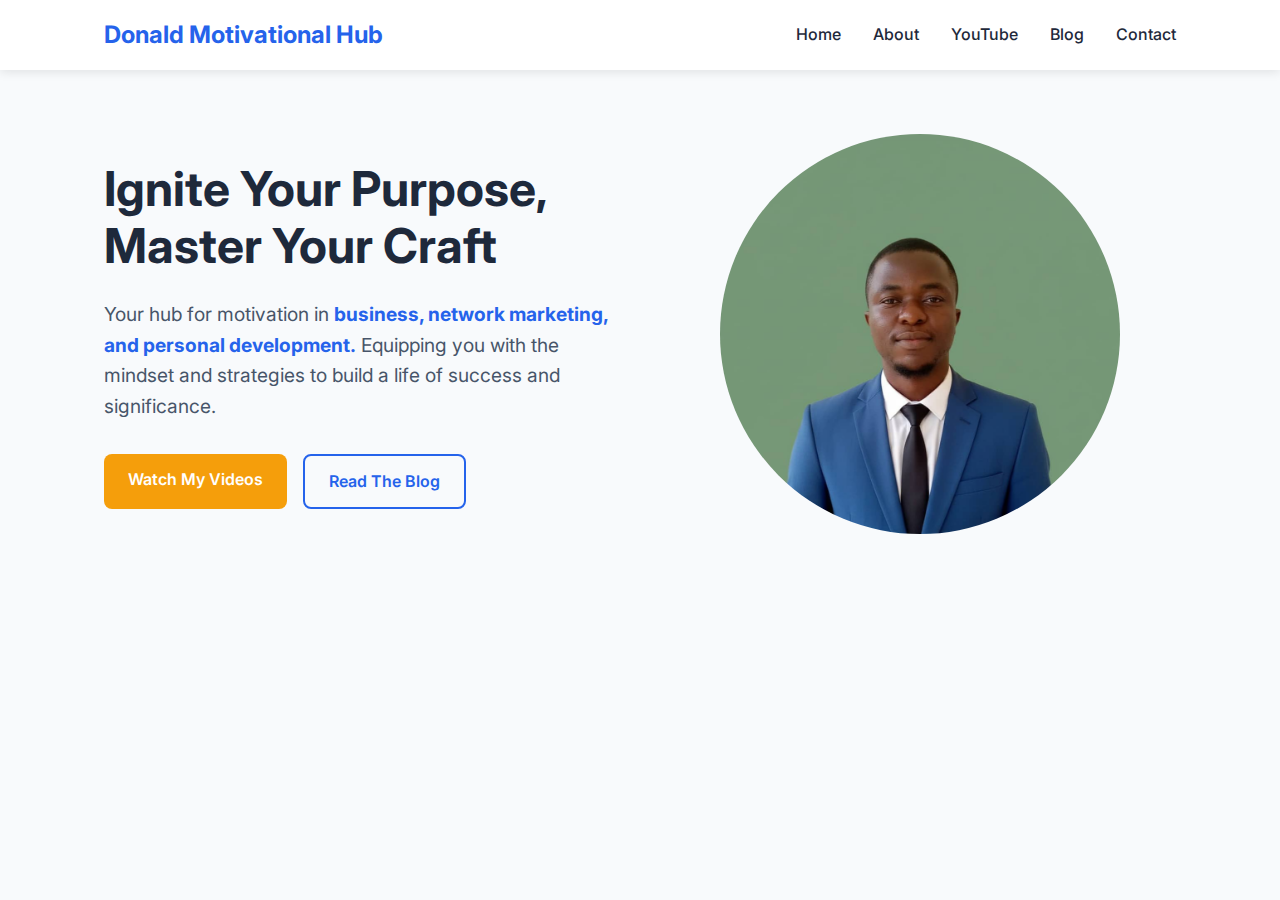
<file: index.html>
<!DOCTYPE html>
<html lang="en">
<head>
    <meta charset="UTF-8">
    <meta name="viewport" content="width=device-width, initial-scale=1.0">
    <title>Donald Motivational Hub</title>
    <!-- Link to Google Fonts -->
    <link rel="preconnect" href="https://fonts.googleapis.com">
    <link rel="preconnect" href="https://fonts.gstatic.com" crossorigin>
    <link href="https://fonts.googleapis.com/css2?family=Inter:wght@300;400;500;600;700&display=swap" rel="stylesheet">
    <!-- Link to our main CSS file -->
    <link rel="stylesheet" href="styles/style.css">
</head>
<body>
    <!-- Navigation Header -->
    <header>
        <nav class="navbar">
            <div class="nav-brand">
                <a href="index.html">Donald Motivational Hub</a>
            </div>
            <ul class="nav-menu">
                <li><a href="index.html" class="nav-link">Home</a></li>
                <li><a href="about.html" class="nav-link">About</a></li>
                <li><a href="youtube.html" class="nav-link">YouTube</a></li>
                <li><a href="blog.html" class="nav-link">Blog</a></li>
                <li><a href="contact.html" class="nav-link">Contact</a></li>
            </ul>
            <div class="hamburger">
                <span class="bar"></span>
                <span class="bar"></span>
                <span class="bar"></span>
            </div>
        </nav>
    </header>

    <main>
        <!-- Hero Section -->
        <section class="hero">
            <div class="hero-content">
                <h1>Ignite Your Purpose, Master Your Craft</h1>
                <p>Your hub for motivation in <strong>business, network marketing, and personal development.</strong> Equipping you with the mindset and strategies to build a life of success and significance.</p>
                <div class="hero-buttons">
                    <a href="youtube.html" class="btn btn-primary">Watch My Videos</a>
                    <a href="blog.html" class="btn btn-secondary">Read The Blog</a>
                </div>
            </div>
            <div class="hero-image">
                <img src="images/donald-professional.jpeg" alt="Nkume Donaldson Ebong - Professional Photo" class="profile-photo">
            </div>
        </section>
    </main>

    <!-- Link to our main JavaScript file -->
    <script src="scripts/script.js"></script>
</body>
</html>
</file>
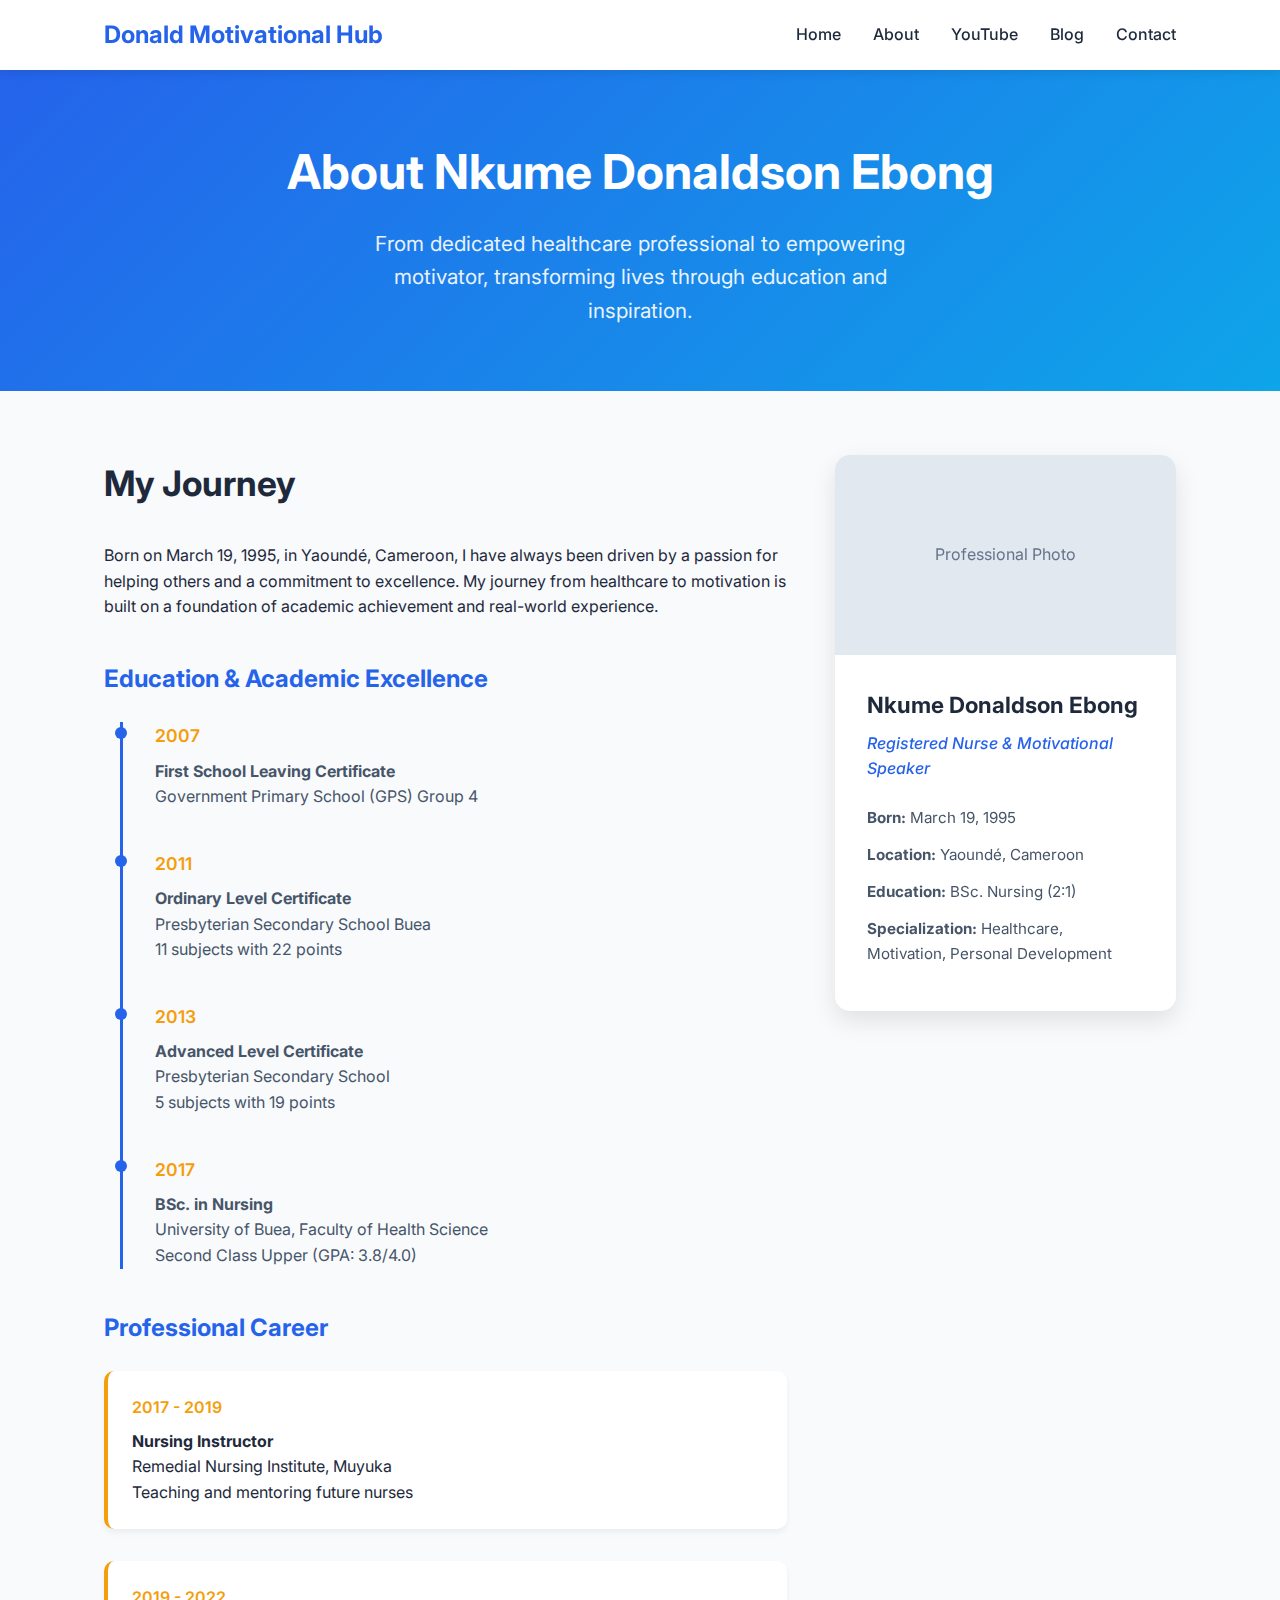
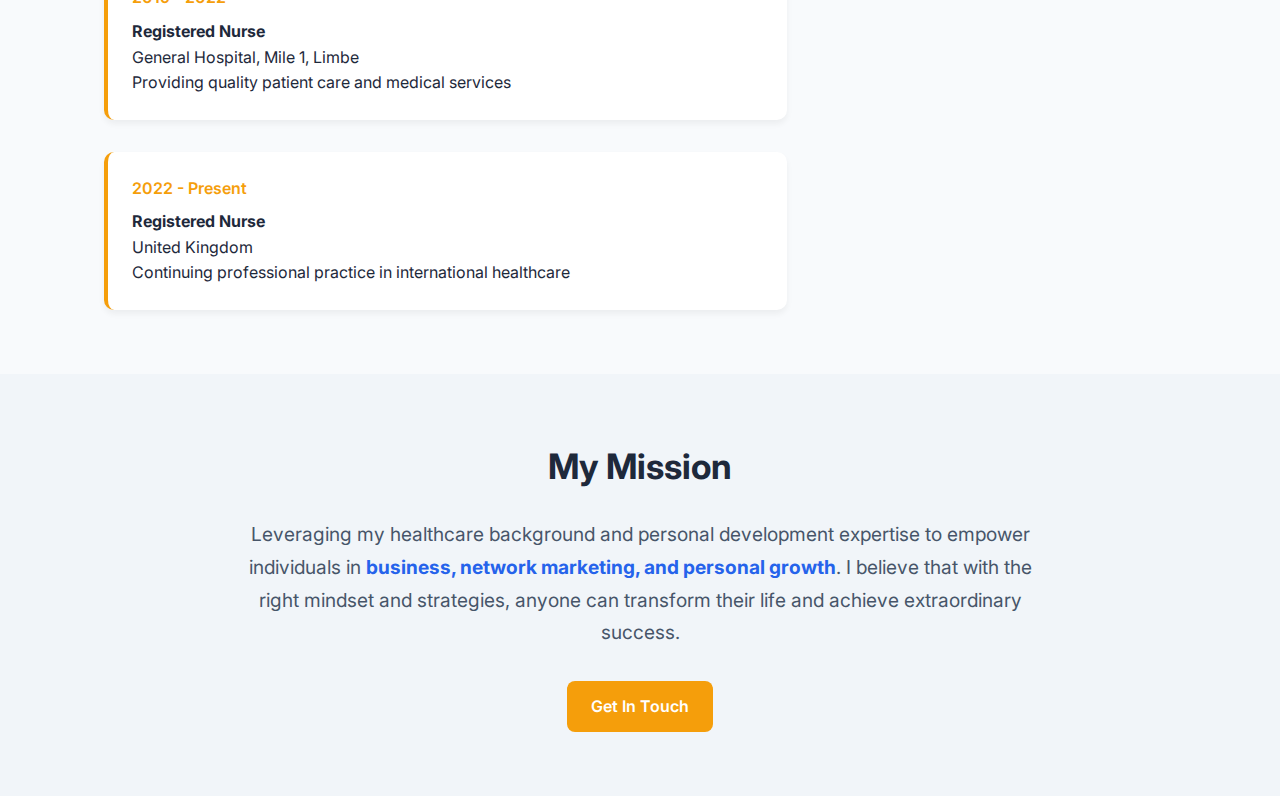
<file: about.html>
<!DOCTYPE html>
<html lang="en">
<head>
    <meta charset="UTF-8">
    <meta name="viewport" content="width=device-width, initial-scale=1.0, maximum-scale=1.0, user-scalable=no">
    <title>About - Donald Motivational Hub</title>
    <!-- Link to Google Fonts -->
    <link rel="preconnect" href="https://fonts.googleapis.com">
    <link rel="preconnect" href="https://fonts.gstatic.com" crossorigin>
    <link href="https://fonts.googleapis.com/css2?family=Inter:wght@300;400;500;600;700&display=swap" rel="stylesheet">
    <!-- Link to our main CSS file -->
    <link rel="stylesheet" href="styles/style.css">
</head>
<body>
    <!-- Navigation Header -->
    <header>
        <nav class="navbar">
            <div class="nav-brand">
                <a href="index.html">Donald Motivational Hub</a>
            </div>
            <ul class="nav-menu">
                <li><a href="index.html" class="nav-link">Home</a></li>
                <li><a href="about.html" class="nav-link">About</a></li>
                <li><a href="youtube.html" class="nav-link">YouTube</a></li>
                <li><a href="blog.html" class="nav-link">Blog</a></li>
                <li><a href="contact.html" class="nav-link">Contact</a></li>
            </ul>
            <div class="hamburger">
                <span class="bar"></span>
                <span class="bar"></span>
                <span class="bar"></span>
            </div>
        </nav>
    </header>

    <main>
        <!-- About Hero Section -->
        <section class="about-hero">
            <div class="container">
                <h1>About Nkume Donaldson Ebong</h1>
                <p>From dedicated healthcare professional to empowering motivator, transforming lives through education and inspiration.</p>
            </div>
        </section>

        <!-- Biography Section -->
        <section class="bio-section">
            <div class="container">
                <div class="bio-grid">
                    <div class="bio-content">
                        <h2>My Journey</h2>
                        <p>Born on March 19, 1995, in Yaoundé, Cameroon, I have always been driven by a passion for helping others and a commitment to excellence. My journey from healthcare to motivation is built on a foundation of academic achievement and real-world experience.</p>
                        
                        <div class="education">
                            <h3>Education & Academic Excellence</h3>
                            <div class="timeline">
                                <div class="timeline-item">
                                    <h4>2007</h4>
                                    <p><strong>First School Leaving Certificate</strong><br>Government Primary School (GPS) Group 4</p>
                                </div>
                                <div class="timeline-item">
                                    <h4>2011</h4>
                                    <p><strong>Ordinary Level Certificate</strong><br>Presbyterian Secondary School Buea<br>11 subjects with 22 points</p>
                                </div>
                                <div class="timeline-item">
                                    <h4>2013</h4>
                                    <p><strong>Advanced Level Certificate</strong><br>Presbyterian Secondary School<br>5 subjects with 19 points</p>
                                </div>
                                <div class="timeline-item">
                                    <h4>2017</h4>
                                    <p><strong>BSc. in Nursing</strong><br>University of Buea, Faculty of Health Science<br>Second Class Upper (GPA: 3.8/4.0)</p>
                                </div>
                            </div>
                        </div>

                        <div class="career">
                            <h3>Professional Career</h3>
                            <div class="career-grid">
                                <div class="career-item">
                                    <h4>2017 - 2019</h4>
                                    <p><strong>Nursing Instructor</strong><br>Remedial Nursing Institute, Muyuka<br>Teaching and mentoring future nurses</p>
                                </div>
                                <div class="career-item">
                                    <h4>2019 - 2022</h4>
                                    <p><strong>Registered Nurse</strong><br>General Hospital, Mile 1, Limbe<br>Providing quality patient care and medical services</p>
                                </div>
                                <div class="career-item">
                                    <h4>2022 - Present</h4>
                                    <p><strong>Registered Nurse</strong><br>United Kingdom<br>Continuing professional practice in international healthcare</p>
                                </div>
                            </div>
                        </div>
                    </div>
                    
                    <div class="bio-sidebar">
                        <div class="profile-card">
                            <div class="profile-image">
                                <div class="image-placeholder">Professional Photo</div>
                            </div>
                            <div class="profile-info">
                                <h3>Nkume Donaldson Ebong</h3>
                                <p class="title">Registered Nurse & Motivational Speaker</p>
                                <div class="profile-details">
                                    <p><strong>Born:</strong> March 19, 1995</p>
                                    <p><strong>Location:</strong> Yaoundé, Cameroon</p>
                                    <p><strong>Education:</strong> BSc. Nursing (2:1)</p>
                                    <p><strong>Specialization:</strong> Healthcare, Motivation, Personal Development</p>
                                </div>
                            </div>
                        </div>
                    </div>
                </div>
            </div>
        </section>

        <!-- Mission Statement -->
        <section class="mission-section">
            <div class="container">
                <h2>My Mission</h2>
                <p>Leveraging my healthcare background and personal development expertise to empower individuals in <strong>business, network marketing, and personal growth</strong>. I believe that with the right mindset and strategies, anyone can transform their life and achieve extraordinary success.</p>
                <a href="contact.html" class="btn btn-primary">Get In Touch</a>
            </div>
        </section>
    </main>

    <!-- Link to our main JavaScript file -->
    <script src="scripts/script.js"></script>
</body>
</html>
</file>
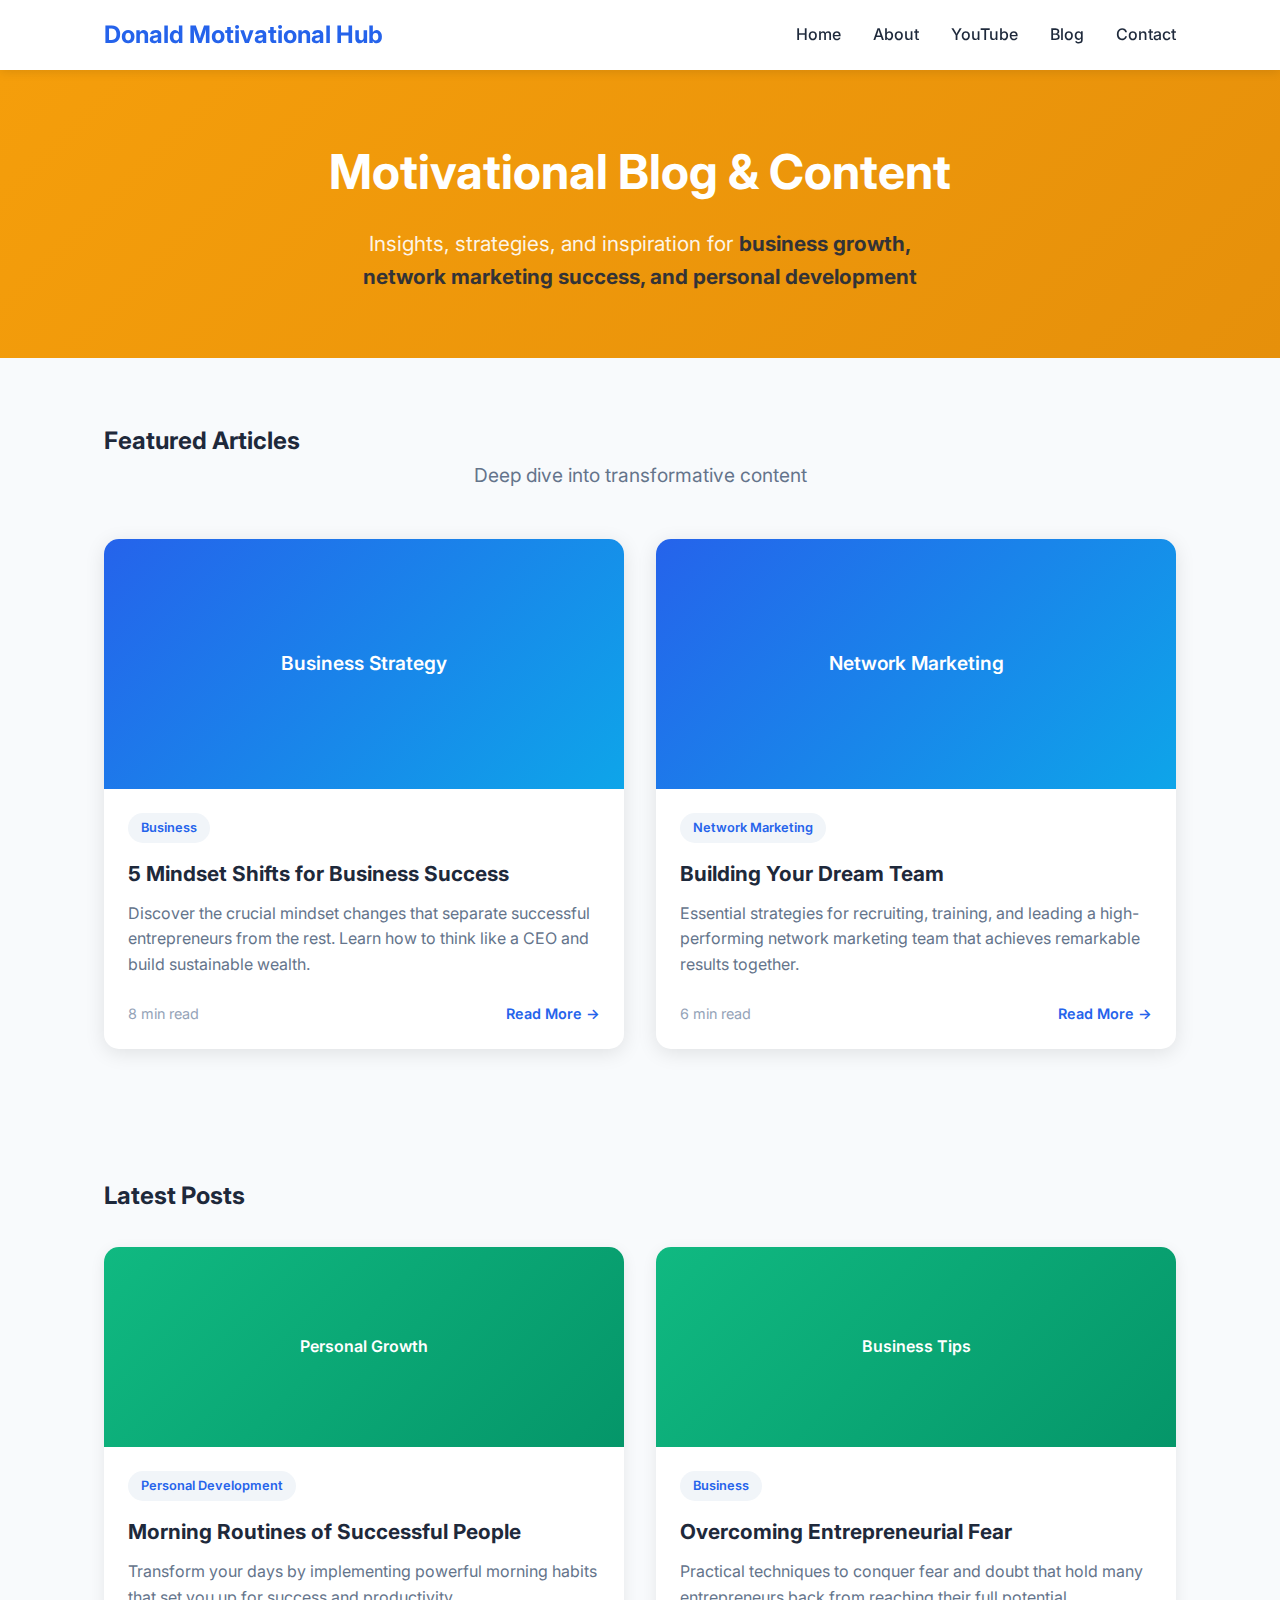
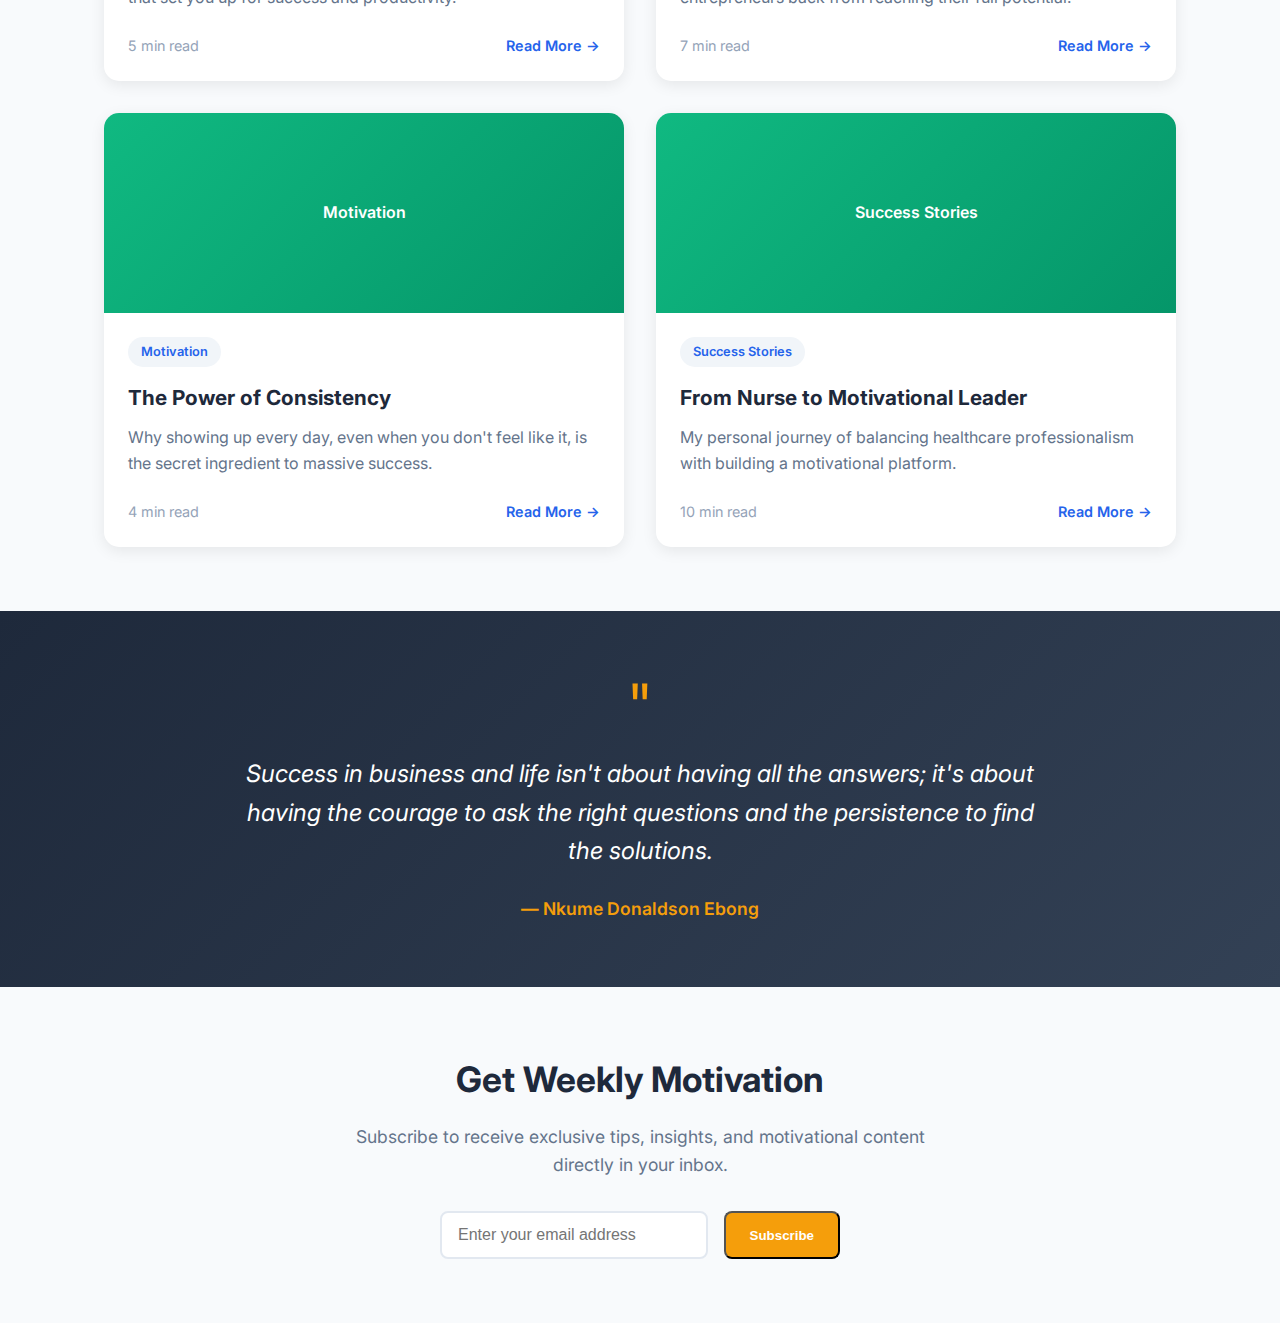
<file: blog.html>
<!DOCTYPE html>
<html lang="en">
<head>
    <meta charset="UTF-8">
    <meta name="viewport" content="width=device-width, initial-scale=1.0">
    <title>Blog & Motivation - Donald Motivational Hub</title>
    <!-- Link to Google Fonts -->
    <link rel="preconnect" href="https://fonts.googleapis.com">
    <link rel="preconnect" href="https://fonts.gstatic.com" crossorigin>
    <link href="https://fonts.googleapis.com/css2?family=Inter:wght@300;400;500;600;700&display=swap" rel="stylesheet">
    <!-- Link to our main CSS file -->
    <link rel="stylesheet" href="styles/style.css">
</head>
<body>
    <!-- Navigation Header -->
    <header>
        <nav class="navbar">
            <div class="nav-brand">
                <a href="index.html">Donald Motivational Hub</a>
            </div>
            <ul class="nav-menu">
                <li><a href="index.html" class="nav-link">Home</a></li>
                <li><a href="about.html" class="nav-link">About</a></li>
                <li><a href="youtube.html" class="nav-link">YouTube</a></li>
                <li><a href="blog.html" class="nav-link">Blog</a></li>
                <li><a href="contact.html" class="nav-link">Contact</a></li>
            </ul>
            <div class="hamburger">
                <span class="bar"></span>
                <span class="bar"></span>
                <span class="bar"></span>
            </div>
        </nav>
    </header>

    <main>
        <!-- Blog Hero Section -->
        <section class="blog-hero">
            <div class="container">
                <h1>Motivational Blog & Content</h1>
                <p>Insights, strategies, and inspiration for <strong>business growth, network marketing success, and personal development</strong></p>
            </div>
        </section>

        <!-- Featured Posts Section -->
        <section class="featured-posts">
            <div class="container">
                <h2>Featured Articles</h2>
                <p class="section-subtitle">Deep dive into transformative content</p>
                
                <div class="featured-grid">
                    <!-- Featured Post 1 -->
                    <article class="featured-post-card">
                        <div class="post-image">
                            <div class="image-placeholder">Business Strategy</div>
                        </div>
                        <div class="post-content">
                            <span class="post-category">Business</span>
                            <h3>5 Mindset Shifts for Business Success</h3>
                            <p class="post-excerpt">Discover the crucial mindset changes that separate successful entrepreneurs from the rest. Learn how to think like a CEO and build sustainable wealth.</p>
                            <div class="post-meta">
                                <span class="read-time">8 min read</span>
                                <a href="#" class="read-more">Read More →</a>
                            </div>
                        </div>
                    </article>

                    <!-- Featured Post 2 -->
                    <article class="featured-post-card">
                        <div class="post-image">
                            <div class="image-placeholder">Network Marketing</div>
                        </div>
                        <div class="post-content">
                            <span class="post-category">Network Marketing</span>
                            <h3>Building Your Dream Team</h3>
                            <p class="post-excerpt">Essential strategies for recruiting, training, and leading a high-performing network marketing team that achieves remarkable results together.</p>
                            <div class="post-meta">
                                <span class="read-time">6 min read</span>
                                <a href="#" class="read-more">Read More →</a>
                            </div>
                        </div>
                    </article>
                </div>
            </div>
        </section>

        <!-- Regular Posts Section -->
        <section class="regular-posts">
            <div class="container">
                <h2>Latest Posts</h2>
                <div class="posts-grid">
                    <!-- Post 1 -->
                    <article class="post-card">
                        <div class="post-image">
                            <div class="image-placeholder">Personal Growth</div>
                        </div>
                        <div class="post-content">
                            <span class="post-category">Personal Development</span>
                            <h3>Morning Routines of Successful People</h3>
                            <p class="post-excerpt">Transform your days by implementing powerful morning habits that set you up for success and productivity.</p>
                            <div class="post-meta">
                                <span class="read-time">5 min read</span>
                                <a href="#" class="read-more">Read More →</a>
                            </div>
                        </div>
                    </article>

                    <!-- Post 2 -->
                    <article class="post-card">
                        <div class="post-image">
                            <div class="image-placeholder">Business Tips</div>
                        </div>
                        <div class="post-content">
                            <span class="post-category">Business</span>
                            <h3>Overcoming Entrepreneurial Fear</h3>
                            <p class="post-excerpt">Practical techniques to conquer fear and doubt that hold many entrepreneurs back from reaching their full potential.</p>
                            <div class="post-meta">
                                <span class="read-time">7 min read</span>
                                <a href="#" class="read-more">Read More →</a>
                            </div>
                        </div>
                    </article>

                    <!-- Post 3 -->
                    <article class="post-card">
                        <div class="post-image">
                            <div class="image-placeholder">Motivation</div>
                        </div>
                        <div class="post-content">
                            <span class="post-category">Motivation</span>
                            <h3>The Power of Consistency</h3>
                            <p class="post-excerpt">Why showing up every day, even when you don't feel like it, is the secret ingredient to massive success.</p>
                            <div class="post-meta">
                                <span class="read-time">4 min read</span>
                                <a href="#" class="read-more">Read More →</a>
                            </div>
                        </div>
                    </article>

                    <!-- Post 4 -->
                    <article class="post-card">
                        <div class="post-image">
                            <div class="image-placeholder">Success Stories</div>
                        </div>
                        <div class="post-content">
                            <span class="post-category">Success Stories</span>
                            <h3>From Nurse to Motivational Leader</h3>
                            <p class="post-excerpt">My personal journey of balancing healthcare professionalism with building a motivational platform.</p>
                            <div class="post-meta">
                                <span class="read-time">10 min read</span>
                                <a href="#" class="read-more">Read More →</a>
                            </div>
                        </div>
                    </article>
                </div>
            </div>
        </section>

        <!-- Daily Quote Section -->
        <section class="daily-quote">
            <div class="container">
                <div class="quote-card">
                    <div class="quote-icon">"</div>
                    <blockquote>
                        <p>Success in business and life isn't about having all the answers; it's about having the courage to ask the right questions and the persistence to find the solutions.</p>
                        <footer>— Nkume Donaldson Ebong</footer>
                    </blockquote>
                </div>
            </div>
        </section>

        <!-- Newsletter CTA -->
        <section class="newsletter-cta">
            <div class="container">
                <div class="cta-content">
                    <h2>Get Weekly Motivation</h2>
                    <p>Subscribe to receive exclusive tips, insights, and motivational content directly in your inbox.</p>
                    <form class="newsletter-form">
                        <input type="email" placeholder="Enter your email address" required>
                        <button type="submit" class="btn btn-primary">Subscribe</button>
                    </form>
                </div>
            </div>
        </section>
    </main>

    <!-- Link to our main JavaScript file -->
    <script src="scripts/script.js"></script>
</body>
</html>
</file>
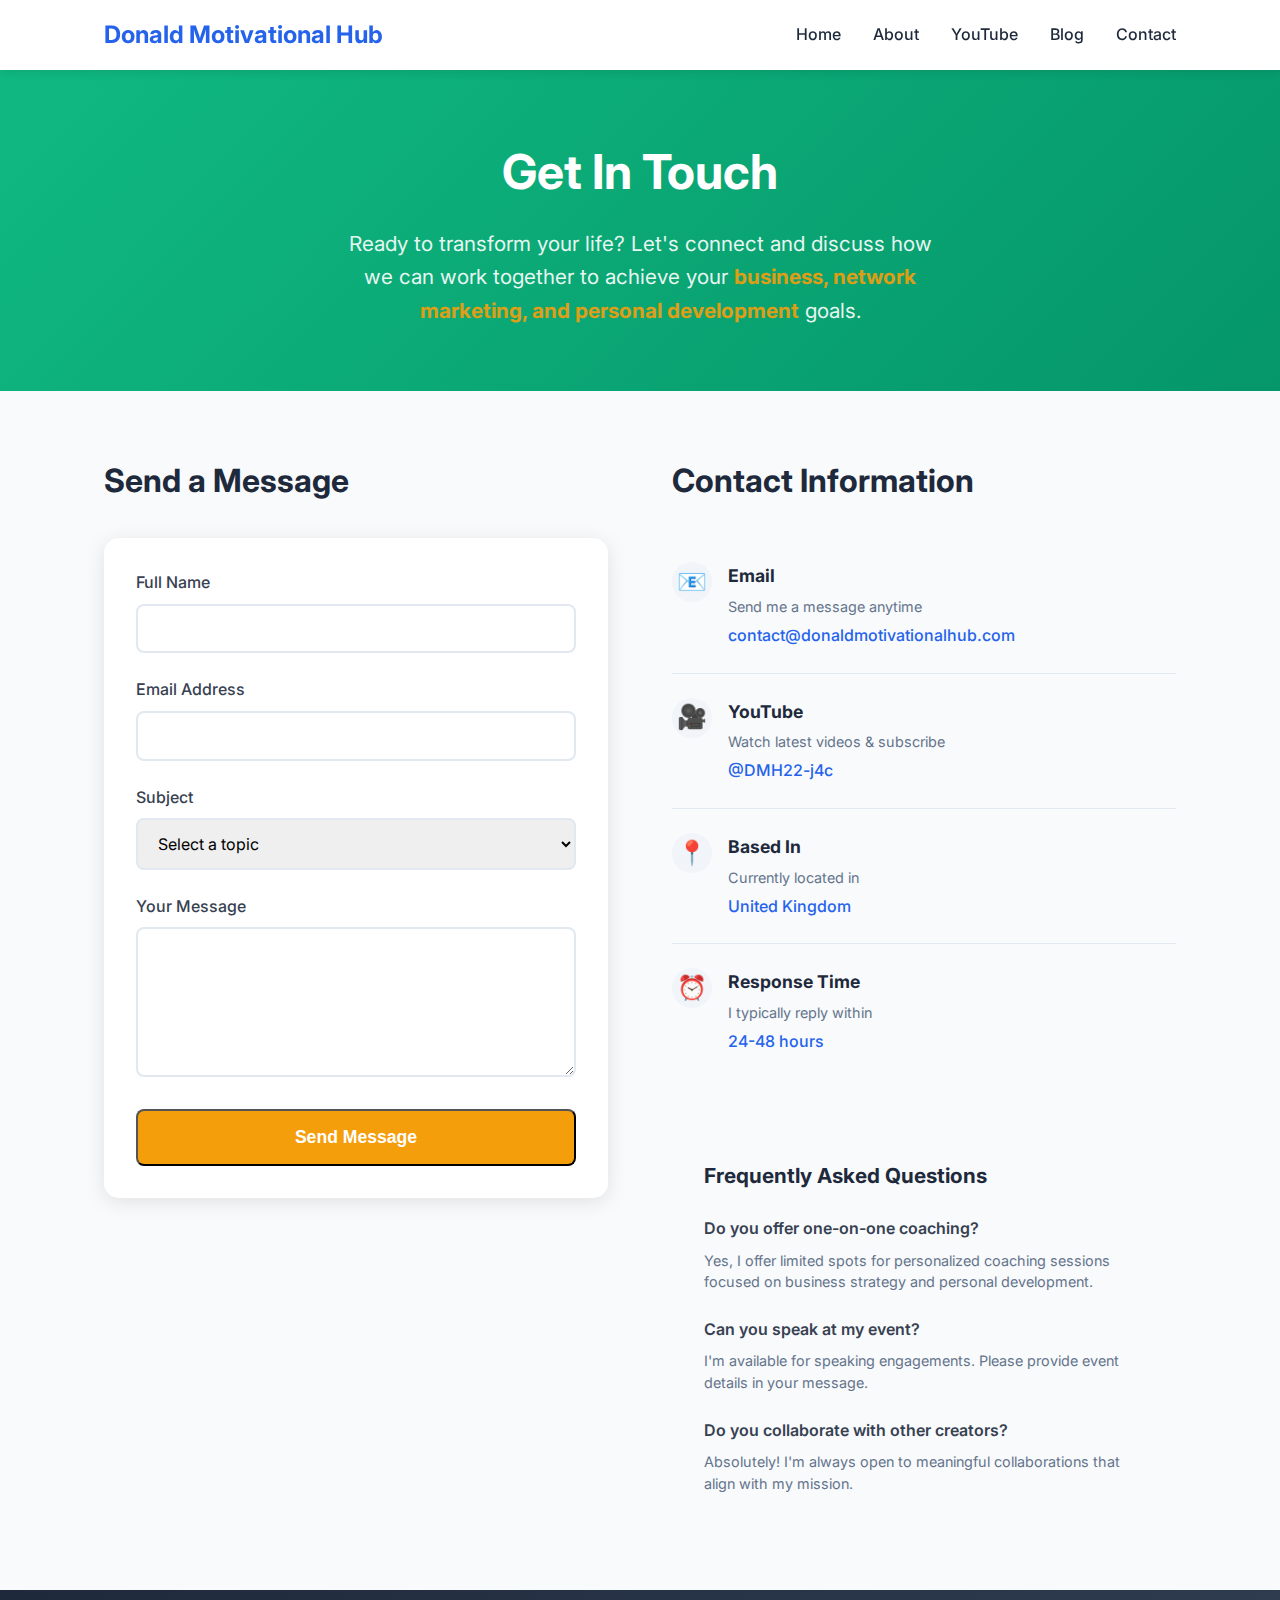
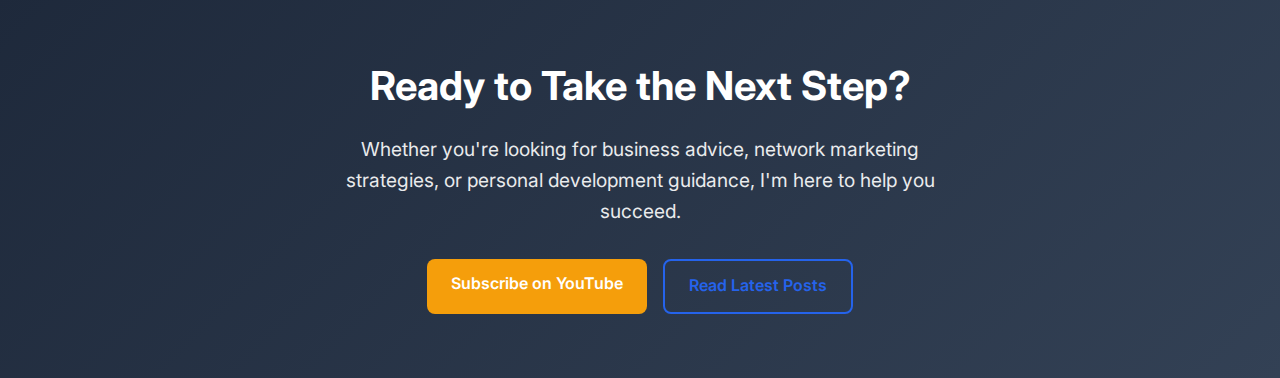
<file: contact.html>
<!DOCTYPE html>
<html lang="en">
<head>
    <meta charset="UTF-8">
    <meta name="viewport" content="width=device-width, initial-scale=1.0">
    <title>Contact - Donald Motivational Hub</title>
    <!-- Link to Google Fonts -->
    <link rel="preconnect" href="https://fonts.googleapis.com">
    <link rel="preconnect" href="https://fonts.gstatic.com" crossorigin>
    <link href="https://fonts.googleapis.com/css2?family=Inter:wght@300;400;500;600;700&display=swap" rel="stylesheet">
    <!-- Link to our main CSS file -->
    <link rel="stylesheet" href="styles/style.css">
</head>
<body>
    <!-- Navigation Header -->
    <header>
        <nav class="navbar">
            <div class="nav-brand">
                <a href="index.html">Donald Motivational Hub</a>
            </div>
            <ul class="nav-menu">
                <li><a href="index.html" class="nav-link">Home</a></li>
                <li><a href="about.html" class="nav-link">About</a></li>
                <li><a href="youtube.html" class="nav-link">YouTube</a></li>
                <li><a href="blog.html" class="nav-link">Blog</a></li>
                <li><a href="contact.html" class="nav-link">Contact</a></li>
            </ul>
            <div class="hamburger">
                <span class="bar"></span>
                <span class="bar"></span>
                <span class="bar"></span>
            </div>
        </nav>
    </header>

    <main>
        <!-- Contact Hero Section -->
        <section class="contact-hero">
            <div class="container">
                <h1>Get In Touch</h1>
                <p>Ready to transform your life? Let's connect and discuss how we can work together to achieve your <strong>business, network marketing, and personal development</strong> goals.</p>
            </div>
        </section>

        <!-- Contact Content -->
        <section class="contact-content">
            <div class="container">
                <div class="contact-grid">
                    <!-- Contact Form -->
                    <div class="contact-form-section">
                        <h2>Send a Message</h2>
                        <form class="contact-form">
                            <div class="form-group">
                                <label for="name">Full Name</label>
                                <input type="text" id="name" name="name" required>
                            </div>
                            
                            <div class="form-group">
                                <label for="email">Email Address</label>
                                <input type="email" id="email" name="email" required>
                            </div>
                            
                            <div class="form-group">
                                <label for="subject">Subject</label>
                                <select id="subject" name="subject" required>
                                    <option value="">Select a topic</option>
                                    <option value="business-consultation">Business Consultation</option>
                                    <option value="network-marketing">Network Marketing Advice</option>
                                    <option value="personal-development">Personal Development Coaching</option>
                                    <option value="speaking-engagement">Speaking Engagement</option>
                                    <option value="collaboration">Collaboration Opportunity</option>
                                    <option value="other">Other</option>
                                </select>
                            </div>
                            
                            <div class="form-group">
                                <label for="message">Your Message</label>
                                <textarea id="message" name="message" rows="6" required></textarea>
                            </div>
                            
                            <button type="submit" class="btn btn-primary btn-full">Send Message</button>
                        </form>
                    </div>

                    <!-- Contact Information -->
                    <div class="contact-info-section">
                        <h2>Contact Information</h2>
                        
                        <div class="contact-methods">
                            <div class="contact-method">
                                <div class="method-icon">📧</div>
                                <div class="method-info">
                                    <h3>Email</h3>
                                    <p>Send me a message anytime</p>
                                    <a href="mailto:contact@donaldmotivationalhub.com">contact@donaldmotivationalhub.com</a>
                                </div>
                            </div>

                            <div class="contact-method">
                                <div class="method-icon">🎥</div>
                                <div class="method-info">
                                    <h3>YouTube</h3>
                                    <p>Watch latest videos & subscribe</p>
                                    <a href="https://www.youtube.com/@DMH22-j4c" target="_blank">@DMH22-j4c</a>
                                </div>
                            </div>

                            <div class="contact-method">
                                <div class="method-icon">📍</div>
                                <div class="method-info">
                                    <h3>Based In</h3>
                                    <p>Currently located in</p>
                                    <span>United Kingdom</span>
                                </div>
                            </div>

                            <div class="contact-method">
                                <div class="method-icon">⏰</div>
                                <div class="method-info">
                                    <h3>Response Time</h3>
                                    <p>I typically reply within</p>
                                    <span>24-48 hours</span>
                                </div>
                            </div>
                        </div>

                        <!-- FAQ Section -->
                        <div class="faq-section">
                            <h3>Frequently Asked Questions</h3>
                            <div class="faq-item">
                                <h4>Do you offer one-on-one coaching?</h4>
                                <p>Yes, I offer limited spots for personalized coaching sessions focused on business strategy and personal development.</p>
                            </div>
                            <div class="faq-item">
                                <h4>Can you speak at my event?</h4>
                                <p>I'm available for speaking engagements. Please provide event details in your message.</p>
                            </div>
                            <div class="faq-item">
                                <h4>Do you collaborate with other creators?</h4>
                                <p>Absolutely! I'm always open to meaningful collaborations that align with my mission.</p>
                            </div>
                        </div>
                    </div>
                </div>
            </div>
        </section>

        <!-- CTA Section -->
        <section class="contact-cta">
            <div class="container">
                <h2>Ready to Take the Next Step?</h2>
                <p>Whether you're looking for business advice, network marketing strategies, or personal development guidance, I'm here to help you succeed.</p>
                <div class="cta-buttons">
                    <a href="https://www.youtube.com/@DMH22-j4c" target="_blank" class="btn btn-primary">Subscribe on YouTube</a>
                    <a href="blog.html" class="btn btn-secondary">Read Latest Posts</a>
                </div>
            </div>
        </section>
    </main>

    <!-- Link to our main JavaScript file -->
    <script src="scripts/script.js"></script>
</body>
</html>
</file>
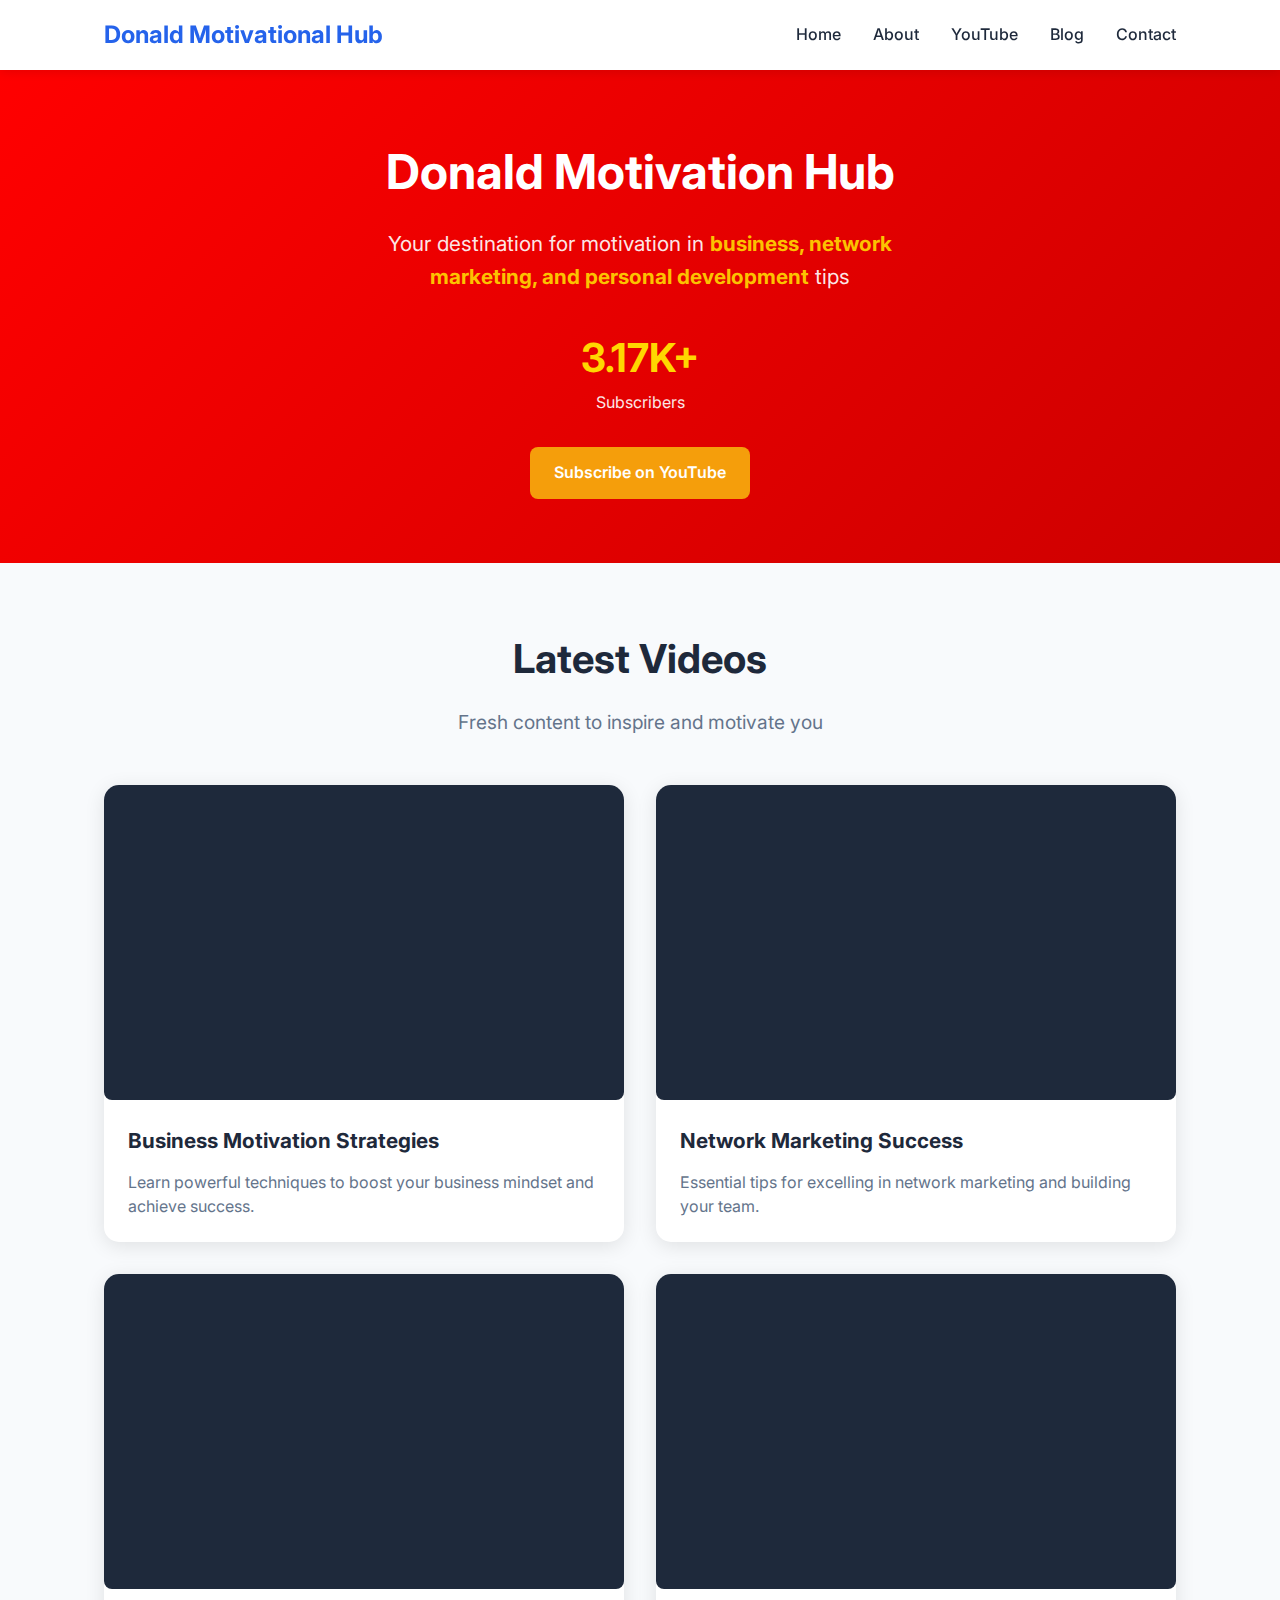
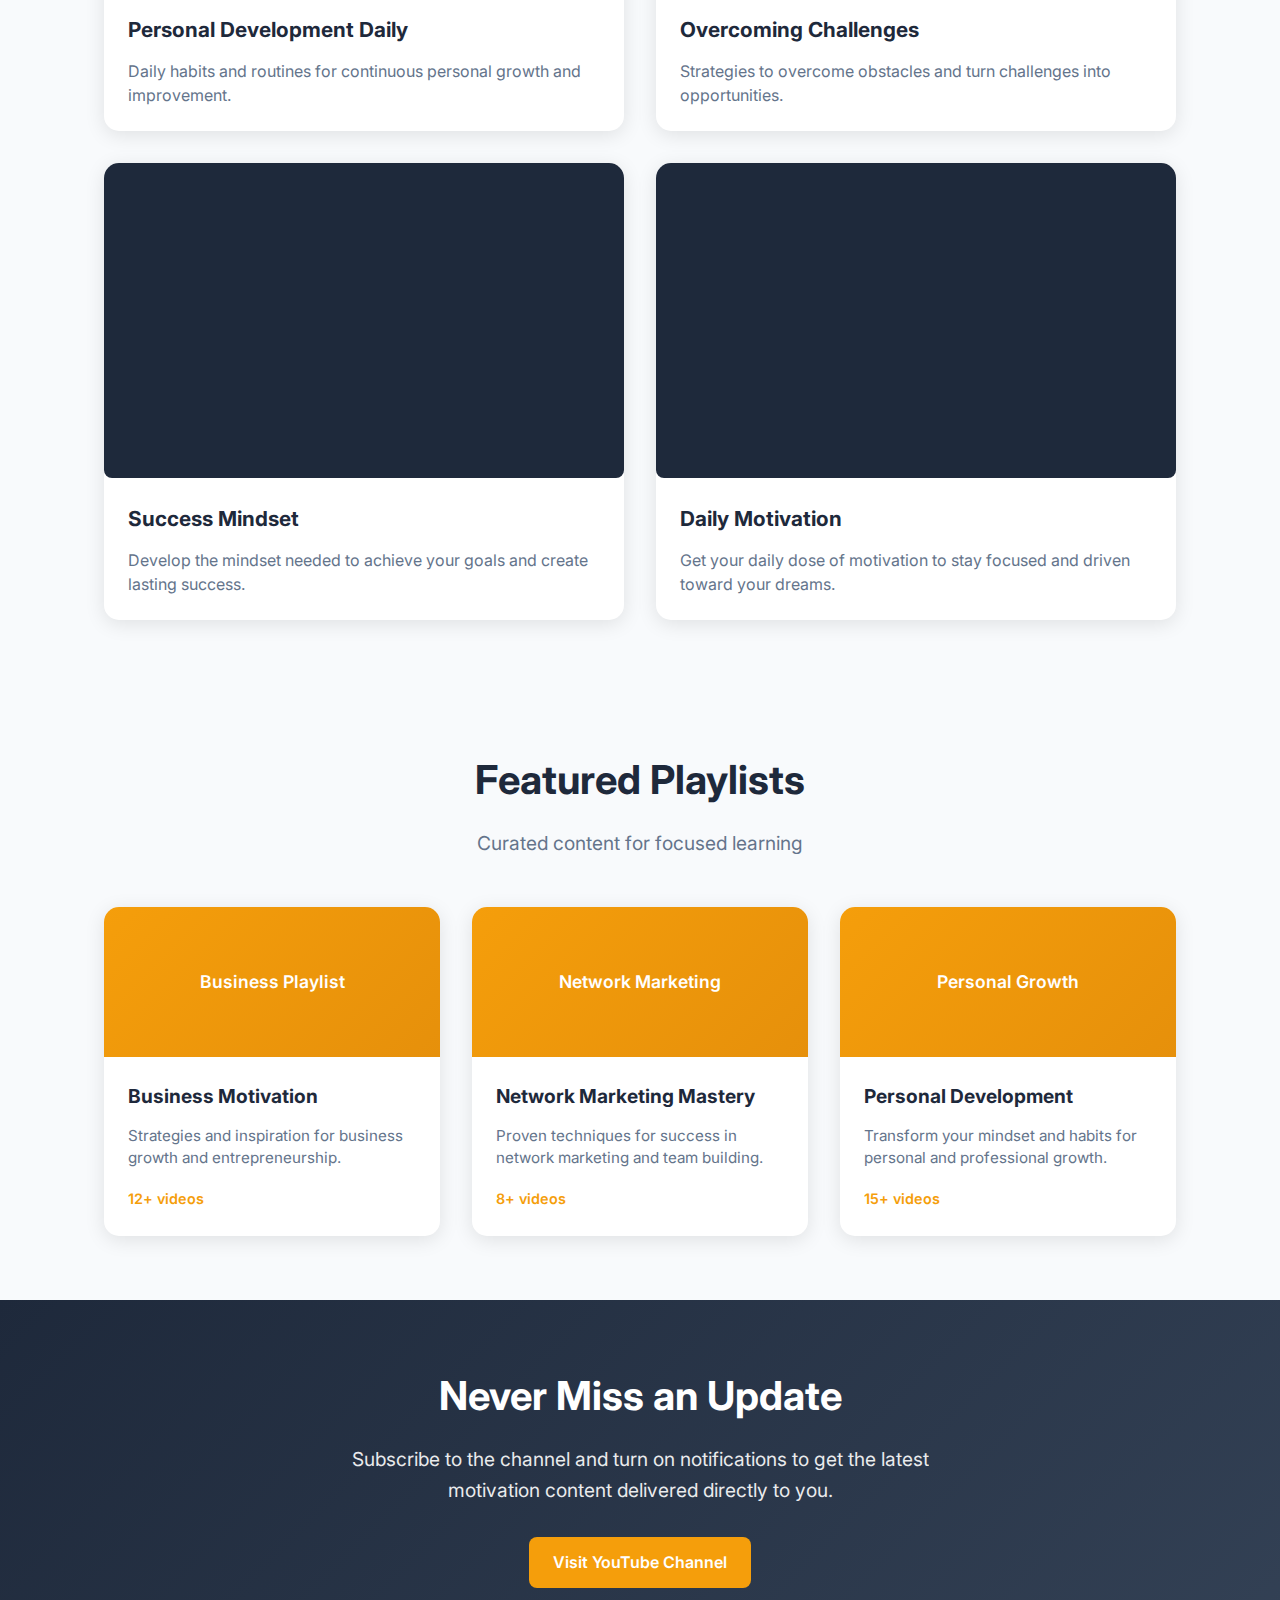
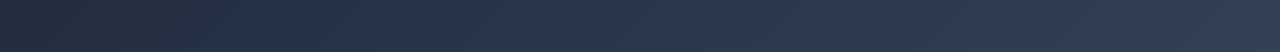
<file: youtube.html>
<!DOCTYPE html>
<html lang="en">
<head>
    <meta charset="UTF-8">
    <meta name="viewport" content="width=device-width, initial-scale=1.0, maximum-scale=1.0, user-scalable=no">
    <title>YouTube Channel - Donald Motivational Hub</title>
    <!-- Link to Google Fonts -->
    <link rel="preconnect" href="https://fonts.googleapis.com">
    <link rel="preconnect" href="https://fonts.gstatic.com" crossorigin>
    <link href="https://fonts.googleapis.com/css2?family=Inter:wght@300;400;500;600;700&display=swap" rel="stylesheet">
    <!-- Link to our main CSS file -->
    <link rel="stylesheet" href="styles/style.css">
</head>
<body>
    <!-- Navigation Header -->
    <header>
        <nav class="navbar">
            <div class="nav-brand">
                <a href="index.html">Donald Motivational Hub</a>
            </div>
            <ul class="nav-menu">
                <li><a href="index.html" class="nav-link">Home</a></li>
                <li><a href="about.html" class="nav-link">About</a></li>
                <li><a href="youtube.html" class="nav-link">YouTube</a></li>
                <li><a href="blog.html" class="nav-link">Blog</a></li>
                <li><a href="contact.html" class="nav-link">Contact</a></li>
            </ul>
            <div class="hamburger">
                <span class="bar"></span>
                <span class="bar"></span>
                <span class="bar"></span>
            </div>
        </nav>
    </header>

    <main>
        <!-- YouTube Hero Section -->
        <section class="youtube-hero">
            <div class="container">
                <h1>Donald Motivation Hub</h1>
                <p>Your destination for motivation in <strong>business, network marketing, and personal development</strong> tips</p>
                <div class="channel-stats">
                    <div class="stat">
                        <span class="stat-number">3.17K+</span>
                        <span class="stat-label">Subscribers</span>
                    </div>
                </div>
                <a href="https://www.youtube.com/@DMH22-j4c" target="_blank" class="btn btn-primary">
                    Subscribe on YouTube
                </a>
            </div>
        </section>

        <!-- Featured Videos Section -->
        <section class="featured-videos">
            <div class="container">
                <h2>Latest Videos</h2>
                <p class="section-subtitle">Fresh content to inspire and motivate you</p>
                
                <div class="videos-grid">
                    <!-- Video 1 -->
                    <div class="video-card">
                        <div class="video-container">
                            <iframe width="100%" height="100%" src="https://www.youtube.com/embed/jiXdPF50pIQ" frameborder="0" allow="accelerometer; autoplay; clipboard-write; encrypted-media; gyroscope; picture-in-picture" allowfullscreen></iframe>
                        </div>
                        <div class="video-info">
                            <h3>Business Motivation Strategies</h3>
                            <p>Learn powerful techniques to boost your business mindset and achieve success.</p>
                        </div>
                    </div>

                    <!-- Video 2 -->
                    <div class="video-card">
                        <div class="video-container">
                            <iframe width="100%" height="100%" src="https://www.youtube.com/embed/DKIwlIih61E" frameborder="0" allow="accelerometer; autoplay; clipboard-write; encrypted-media; gyroscope; picture-in-picture" allowfullscreen></iframe>
                        </div>
                        <div class="video-info">
                            <h3>Network Marketing Success</h3>
                            <p>Essential tips for excelling in network marketing and building your team.</p>
                        </div>
                    </div>

                    <!-- Video 3 -->
                    <div class="video-card">
                        <div class="video-container">
                            <iframe width="100%" height="100%" src="https://www.youtube.com/embed/g0ZfyjhcU_4" frameborder="0" allow="accelerometer; autoplay; clipboard-write; encrypted-media; gyroscope; picture-in-picture" allowfullscreen></iframe>
                        </div>
                        <div class="video-info">
                            <h3>Personal Development Daily</h3>
                            <p>Daily habits and routines for continuous personal growth and improvement.</p>
                        </div>
                    </div>

                    <!-- Video 4 -->
                    <div class="video-card">
                        <div class="video-container">
                            <iframe width="100%" height="100%" src="https://www.youtube.com/embed/IL-LoxV7pWU" frameborder="0" allow="accelerometer; autoplay; clipboard-write; encrypted-media; gyroscope; picture-in-picture" allowfullscreen></iframe>
                        </div>
                        <div class="video-info">
                            <h3>Overcoming Challenges</h3>
                            <p>Strategies to overcome obstacles and turn challenges into opportunities.</p>
                        </div>
                    </div>

                    <!-- Video 5 -->
                    <div class="video-card">
                        <div class="video-container">
                            <iframe width="100%" height="100%" src="https://www.youtube.com/embed/WCSgXQqrU3U" frameborder="0" allow="accelerometer; autoplay; clipboard-write; encrypted-media; gyroscope; picture-in-picture" allowfullscreen></iframe>
                        </div>
                        <div class="video-info">
                            <h3>Success Mindset</h3>
                            <p>Develop the mindset needed to achieve your goals and create lasting success.</p>
                        </div>
                    </div>

                    <!-- Video 6 -->
                    <div class="video-card">
                        <div class="video-container">
                            <iframe width="100%" height="100%" src="https://www.youtube.com/embed/yV-HNqCPnis" frameborder="0" allow="accelerometer; autoplay; clipboard-write; encrypted-media; gyroscope; picture-in-picture" allowfullscreen></iframe>
                        </div>
                        <div class="video-info">
                            <h3>Daily Motivation</h3>
                            <p>Get your daily dose of motivation to stay focused and driven toward your dreams.</p>
                        </div>
                    </div>
                </div>
            </div>
        </section>

        <!-- Playlists Section -->
        <section class="playlists-section">
            <div class="container">
                <h2>Featured Playlists</h2>
                <p class="section-subtitle">Curated content for focused learning</p>
                
                <div class="playlists-grid">
                    <!-- Playlist 1 -->
                    <div class="playlist-card">
                        <div class="playlist-image">
                            <div class="image-placeholder">Business Playlist</div>
                        </div>
                        <div class="playlist-info">
                            <h3>Business Motivation</h3>
                            <p>Strategies and inspiration for business growth and entrepreneurship.</p>
                            <span class="video-count">12+ videos</span>
                        </div>
                    </div>

                    <!-- Playlist 2 -->
                    <div class="playlist-card">
                        <div class="playlist-image">
                            <div class="image-placeholder">Network Marketing</div>
                        </div>
                        <div class="playlist-info">
                            <h3>Network Marketing Mastery</h3>
                            <p>Proven techniques for success in network marketing and team building.</p>
                            <span class="video-count">8+ videos</span>
                        </div>
                    </div>

                    <!-- Playlist 3 -->
                    <div class="playlist-card">
                        <div class="playlist-image">
                            <div class="image-placeholder">Personal Growth</div>
                        </div>
                        <div class="playlist-info">
                            <h3>Personal Development</h3>
                            <p>Transform your mindset and habits for personal and professional growth.</p>
                            <span class="video-count">15+ videos</span>
                        </div>
                    </div>
                </div>
            </div>
        </section>

        <!-- Channel CTA -->
        <section class="channel-cta">
            <div class="container">
                <h2>Never Miss an Update</h2>
                <p>Subscribe to the channel and turn on notifications to get the latest motivation content delivered directly to you.</p>
                <a href="https://www.youtube.com/@DMH22-j4c" target="_blank" class="btn btn-primary">
                    Visit YouTube Channel
                </a>
            </div>
        </section>
    </main>

    <!-- Link to our main JavaScript file -->
    <script src="scripts/script.js"></script>
</body>
</html>
</file>
<file: styles/style.css>
/* styles/style.css */

/* 1. Global Reset and Base Styles */
* {
    margin: 0;
    padding: 0;
    box-sizing: border-box;
}

body {
    font-family: 'Inter', sans-serif;
    background-color: #f8fafc; /* Background Color */
    color: #1e293b; /* Text Color */
    line-height: 1.6;
}

a {
    text-decoration: none;
    color: inherit;
}

/* 2. Navigation Bar Styles */
header {
    background-color: #ffffff;
    box-shadow: 0 2px 10px rgba(0, 0, 0, 0.1);
    position: sticky;
    top: 0;
    z-index: 100;
}

.navbar {
    display: flex;
    justify-content: space-between;
    align-items: center;
    padding: 1rem 5%;
    max-width: 1200px;
    margin: 0 auto;
}

.nav-brand a {
    font-size: 1.5rem;
    font-weight: 700;
    color: #2563eb; /* Primary Color */
}

.nav-menu {
    display: flex;
    list-style: none;
    gap: 2rem;
}

.nav-link {
    font-weight: 500;
    color: #1e293b;
    transition: color 0.3s ease;
    position: relative;
}

.nav-link:hover {
    color: #2563eb; /* Primary Color */
}

/* 3. Hamburger Menu (Hidden on Desktop) */
.hamburger {
    display: none;
    flex-direction: column;
    cursor: pointer;
}

.bar {
    display: block;
    width: 25px;
    height: 3px;
    margin: 3px 0;
    background-color: #1e293b;
    transition: all 0.3s ease;
}

/* 4. Mobile Responsive Styles */
@media (max-width: 768px) {
    .hamburger {
        display: flex;
    }

    .nav-menu {
        position: fixed;
        left: -100%;
        top: 70px;
        gap: 0;
        flex-direction: column;
        background-color: #ffffff;
        width: 100%;
        text-align: center;
        transition: 0.3s;
        box-shadow: 0 10px 10px rgba(0, 0, 0, 0.1);
    }

    .nav-menu.active {
        left: 0;
    }

    .nav-link {
        display: block;
        padding: 1rem 0;
        border-bottom: 1px solid #f1f5f9;
    }

    .nav-link:hover {
        background-color: #f1f5f9;
    }
}

/* 5. Hero Section Styles */
.hero {
    display: flex;
    align-items: center;
    justify-content: space-between;
    padding: 4rem 5%;
    max-width: 1200px;
    margin: 0 auto;
    gap: 3rem;
}

.hero-content {
    flex: 1;
}

.hero-content h1 {
    font-size: 3rem;
    font-weight: 700;
    color: #1e293b;
    margin-bottom: 1.5rem;
    line-height: 1.2;
}

.hero-content p {
    font-size: 1.2rem;
    color: #475569;
    margin-bottom: 2rem;
    max-width: 600px;
}

.hero-content strong {
    color: #2563eb;
}

.hero-buttons {
    display: flex;
    gap: 1rem;
    flex-wrap: wrap;
}

.btn {
    display: inline-block;
    padding: 0.8rem 1.5rem;
    border-radius: 8px;
    font-weight: 600;
    text-align: center;
    transition: all 0.3s ease;
    cursor: pointer;
}

.btn-primary {
    background-color: #f59e0b; /* Accent Color */
    color: #ffffff;
}

.btn-primary:hover {
    background-color: #e6900b;
    transform: translateY(-2px);
}

.btn-secondary {
    background-color: transparent;
    color: #2563eb; /* Primary Color */
    border: 2px solid #2563eb;
}

.btn-secondary:hover {
    background-color: #2563eb;
    color: #ffffff;
    transform: translateY(-2px);
}

.hero-image {
    flex: 1;
    display: flex;
    justify-content: center;
}

/* 6. Mobile Responsive Styles for Hero Section */
@media (max-width: 768px) {
    .hero {
        flex-direction: column;
        text-align: center;
        padding: 2rem 5%;
    }

    .hero-content h1 {
        font-size: 2.5rem;
    }

    .hero-content p {
        font-size: 1.1rem;
    }

    .hero-buttons {
        justify-content: center;
    }
}

/* 7. About Page Styles */
.container {
    max-width: 1200px;
    margin: 0 auto;
    padding: 0 5%;
}

/* About Hero Section */
.about-hero {
    background: linear-gradient(135deg, #2563eb 0%, #0ea5e9 100%);
    color: white;
    padding: 4rem 0;
    text-align: center;
}

.about-hero h1 {
    font-size: 3rem;
    margin-bottom: 1rem;
    font-weight: 700;
}

.about-hero p {
    font-size: 1.3rem;
    max-width: 600px;
    margin: 0 auto;
    opacity: 0.9;
}

/* Bio Section */
.bio-section {
    padding: 4rem 0;
}

.bio-grid {
    display: grid;
    grid-template-columns: 2fr 1fr;
    gap: 3rem;
    align-items: start;
}

.bio-content h2 {
    color: #1e293b;
    margin-bottom: 2rem;
    font-size: 2.2rem;
}

.bio-content h3 {
    color: #2563eb;
    margin: 2.5rem 0 1.5rem 0;
    font-size: 1.5rem;
}

/* Timeline Styles */
.timeline {
    border-left: 3px solid #2563eb;
    padding-left: 2rem;
    margin-left: 1rem;
}

.timeline-item {
    margin-bottom: 2.5rem;
    position: relative;
}

.timeline-item h4 {
    color: #f59e0b;
    font-size: 1.1rem;
    margin-bottom: 0.5rem;
    font-weight: 600;
}

.timeline-item p {
    color: #475569;
    margin-bottom: 0;
}

.timeline-item::before {
    content: '';
    position: absolute;
    left: -2.5rem;
    top: 0.3rem;
    width: 12px;
    height: 12px;
    background: #2563eb;
    border-radius: 50%;
}

/* Career Grid */
.career-grid {
    display: grid;
    gap: 2rem;
}

.career-item {
    background: #ffffff;
    padding: 1.5rem;
    border-radius: 10px;
    box-shadow: 0 4px 6px rgba(0, 0, 0, 0.05);
    border-left: 4px solid #f59e0b;
}

.career-item h4 {
    color: #f59e0b;
    margin-bottom: 0.5rem;
    font-weight: 600;
}

/* Profile Card */
.profile-card {
    background: #ffffff;
    border-radius: 15px;
    box-shadow: 0 10px 25px rgba(0, 0, 0, 0.1);
    overflow: hidden;
    position: sticky;
    top: 100px;
}

.profile-image {
    background: #e2e8f0;
    height: 200px;
    display: flex;
    align-items: center;
    justify-content: center;
    color: #64748b;
}

.profile-info {
    padding: 2rem;
}

.profile-info h3 {
    color: #1e293b;
    margin-bottom: 0.5rem;
    font-size: 1.4rem;
}

.profile-info .title {
    color: #2563eb;
    font-weight: 500;
    margin-bottom: 1.5rem;
    font-style: italic;
}

.profile-details p {
    margin-bottom: 0.8rem;
    color: #475569;
    font-size: 0.95rem;
}

/* Mission Section */
.mission-section {
    background: #f1f5f9;
    padding: 4rem 0;
    text-align: center;
}

.mission-section h2 {
    color: #1e293b;
    margin-bottom: 1.5rem;
    font-size: 2.2rem;
}

.mission-section p {
    font-size: 1.2rem;
    color: #475569;
    max-width: 800px;
    margin: 0 auto 2rem auto;
    line-height: 1.7;
}

.mission-section strong {
    color: #2563eb;
}

/* 8. Mobile Responsive Styles for About Page */
@media (max-width: 968px) {
    .bio-grid {
        grid-template-columns: 1fr;
        gap: 2rem;
    }
    
    .profile-card {
        position: static;
    }
}

@media (max-width: 768px) {
    .about-hero h1 {
        font-size: 2.5rem;
    }
    
    .about-hero p {
        font-size: 1.1rem;
    }
    
    .timeline {
        padding-left: 1.5rem;
        margin-left: 0.5rem;
    }
    
    .timeline-item::before {
        left: -2rem;
    }
    
    .career-grid {
        grid-template-columns: 1fr;
    }
}

/* 9. YouTube Page Styles */

/* YouTube Hero Section */
.youtube-hero {
    background: linear-gradient(135deg, #ff0000 0%, #cc0000 100%);
    color: white;
    padding: 4rem 0;
    text-align: center;
}

.youtube-hero h1 {
    font-size: 3rem;
    margin-bottom: 1rem;
    font-weight: 700;
}

.youtube-hero p {
    font-size: 1.3rem;
    max-width: 600px;
    margin: 0 auto 2rem auto;
    opacity: 0.9;
}

.youtube-hero strong {
    color: #ffd700;
}

.channel-stats {
    display: flex;
    justify-content: center;
    gap: 3rem;
    margin: 2rem 0;
}

.stat {
    text-align: center;
}

.stat-number {
    display: block;
    font-size: 2.5rem;
    font-weight: 700;
    color: #ffd700;
}

.stat-label {
    font-size: 1rem;
    opacity: 0.9;
}

/* Featured Videos Section */
.featured-videos {
    padding: 4rem 0;
    background: #f8fafc;
}

.featured-videos h2,
.playlists-section h2 {
    text-align: center;
    color: #1e293b;
    margin-bottom: 1rem;
    font-size: 2.5rem;
}

.section-subtitle {
    text-align: center;
    color: #64748b;
    font-size: 1.2rem;
    margin-bottom: 3rem;
    max-width: 600px;
    margin-left: auto;
    margin-right: auto;
}

.videos-grid {
    display: grid;
    grid-template-columns: repeat(auto-fit, minmax(350px, 1fr));
    gap: 2rem;
    margin-top: 2rem;
}

.video-card {
    background: white;
    border-radius: 15px;
    overflow: hidden;
    box-shadow: 0 4px 20px rgba(0, 0, 0, 0.1);
    transition: transform 0.3s ease, box-shadow 0.3s ease;
}

.video-card:hover {
    transform: translateY(-5px);
    box-shadow: 0 8px 30px rgba(0, 0, 0, 0.15);
}

/* SIMPLE FIX: YouTube Video Container Styles */
.video-container {
    width: 100%;
    background: #1e293b;
    border-radius: 8px;
    overflow: hidden;
}

.video-container iframe {
    width: 100%;
    height: 315px;
    border: none;
    display: block;
}

.video-info {
    padding: 1.5rem;
}

.video-info h3 {
    color: #1e293b;
    margin-bottom: 0.8rem;
    font-size: 1.3rem;
}

.video-info p {
    color: #64748b;
    line-height: 1.5;
}

/* Playlists Section */
.playlists-section {
    padding: 4rem 0;
}

.playlists-grid {
    display: grid;
    grid-template-columns: repeat(auto-fit, minmax(300px, 1fr));
    gap: 2rem;
    margin-top: 2rem;
}

.playlist-card {
    background: white;
    border-radius: 15px;
    overflow: hidden;
    box-shadow: 0 4px 20px rgba(0, 0, 0, 0.1);
    transition: transform 0.3s ease;
}

.playlist-card:hover {
    transform: translateY(-3px);
}

.playlist-image {
    height: 150px;
    background: linear-gradient(135deg, #f59e0b 0%, #e6900b 100%);
    display: flex;
    align-items: center;
    justify-content: center;
    color: white;
    font-weight: 600;
    font-size: 1.1rem;
}

.playlist-info {
    padding: 1.5rem;
}

.playlist-info h3 {
    color: #1e293b;
    margin-bottom: 0.8rem;
    font-size: 1.2rem;
}

.playlist-info p {
    color: #64748b;
    margin-bottom: 1rem;
    line-height: 1.5;
    font-size: 0.95rem;
}

.video-count {
    color: #f59e0b;
    font-weight: 600;
    font-size: 0.9rem;
}

/* Channel CTA */
.channel-cta {
    background: linear-gradient(135deg, #1e293b 0%, #334155 100%);
    color: white;
    padding: 4rem 0;
    text-align: center;
}

.channel-cta h2 {
    font-size: 2.5rem;
    margin-bottom: 1rem;
}

.channel-cta p {
    font-size: 1.2rem;
    max-width: 600px;
    margin: 0 auto 2rem auto;
    opacity: 0.9;
}

/* 10. Mobile Responsive Styles for YouTube Page */
@media (max-width: 768px) {
    .youtube-hero h1 {
        font-size: 2.5rem;
    }
    
    .youtube-hero p {
        font-size: 1.1rem;
    }
    
    .channel-stats {
        gap: 2rem;
    }
    
    .stat-number {
        font-size: 2rem;
    }
    
    .featured-videos h2,
    .playlists-section h2,
    .channel-cta h2 {
        font-size: 2rem;
    }
    
    .videos-grid {
        grid-template-columns: 1fr;
    }
    
    .playlists-grid {
        grid-template-columns: 1fr;
    }
    
    .video-container iframe {
        height: 250px;
    }
}

/* 11. Blog Page Styles */

/* Blog Hero Section */
.blog-hero {
    background: linear-gradient(135deg, #f59e0b 0%, #e6900b 100%);
    color: white;
    padding: 4rem 0;
    text-align: center;
}

.blog-hero h1 {
    font-size: 3rem;
    margin-bottom: 1rem;
    font-weight: 700;
}

.blog-hero p {
    font-size: 1.3rem;
    max-width: 600px;
    margin: 0 auto;
    opacity: 0.9;
}

.blog-hero strong {
    color: #1e293b;
}

/* Featured Posts Section */
.featured-posts {
    padding: 4rem 0;
    background: #f8fafc;
}

.featured-grid {
    display: grid;
    grid-template-columns: repeat(auto-fit, minmax(500px, 1fr));
    gap: 2rem;
    margin-top: 2rem;
}

.featured-post-card {
    background: white;
    border-radius: 15px;
    overflow: hidden;
    box-shadow: 0 4px 20px rgba(0, 0, 0, 0.1);
    transition: transform 0.3s ease;
    display: flex;
    flex-direction: column;
}

.featured-post-card:hover {
    transform: translateY(-5px);
}

.featured-post-card .post-image {
    height: 250px;
    background: linear-gradient(135deg, #2563eb 0%, #0ea5e9 100%);
    display: flex;
    align-items: center;
    justify-content: center;
    color: white;
    font-weight: 600;
    font-size: 1.2rem;
}

/* Regular Posts Section */
.regular-posts {
    padding: 4rem 0;
}

.posts-grid {
    display: grid;
    grid-template-columns: repeat(auto-fit, minmax(350px, 1fr));
    gap: 2rem;
    margin-top: 2rem;
}

.post-card {
    background: white;
    border-radius: 15px;
    overflow: hidden;
    box-shadow: 0 4px 15px rgba(0, 0, 0, 0.08);
    transition: transform 0.3s ease;
}

.post-card:hover {
    transform: translateY(-3px);
}

.post-card .post-image {
    height: 200px;
    background: linear-gradient(135deg, #10b981 0%, #059669 100%);
    display: flex;
    align-items: center;
    justify-content: center;
    color: white;
    font-weight: 600;
}

.post-content {
    padding: 1.5rem;
}

.post-category {
    display: inline-block;
    background: #f1f5f9;
    color: #2563eb;
    padding: 0.3rem 0.8rem;
    border-radius: 20px;
    font-size: 0.8rem;
    font-weight: 600;
    margin-bottom: 1rem;
}

.post-content h3 {
    color: #1e293b;
    margin-bottom: 0.8rem;
    font-size: 1.3rem;
    line-height: 1.4;
}

.post-excerpt {
    color: #64748b;
    line-height: 1.6;
    margin-bottom: 1.5rem;
}

.post-meta {
    display: flex;
    justify-content: space-between;
    align-items: center;
}

.read-time {
    color: #94a3b8;
    font-size: 0.9rem;
}

.read-more {
    color: #2563eb;
    font-weight: 600;
    font-size: 0.9rem;
    transition: color 0.3s ease;
}

.read-more:hover {
    color: #1d4ed8;
}

/* Daily Quote Section */
.daily-quote {
    padding: 4rem 0;
    background: linear-gradient(135deg, #1e293b 0%, #334155 100%);
    color: white;
}

.quote-card {
    max-width: 800px;
    margin: 0 auto;
    text-align: center;
    position: relative;
}

.quote-icon {
    font-size: 4rem;
    color: #f59e0b;
    margin-bottom: 1rem;
    line-height: 1;
}

.quote-card blockquote p {
    font-size: 1.5rem;
    font-style: italic;
    line-height: 1.6;
    margin-bottom: 1.5rem;
}

.quote-card footer {
    color: #f59e0b;
    font-weight: 600;
    font-size: 1.1rem;
}

/* Newsletter CTA */
.newsletter-cta {
    padding: 4rem 0;
    background: #f8fafc;
}

.cta-content {
    max-width: 600px;
    margin: 0 auto;
    text-align: center;
}

.cta-content h2 {
    color: #1e293b;
    margin-bottom: 1rem;
    font-size: 2.2rem;
}

.cta-content p {
    color: #64748b;
    font-size: 1.1rem;
    margin-bottom: 2rem;
}

.newsletter-form {
    display: flex;
    gap: 1rem;
    max-width: 400px;
    margin: 0 auto;
}

.newsletter-form input {
    flex: 1;
    padding: 0.8rem 1rem;
    border: 2px solid #e2e8f0;
    border-radius: 8px;
    font-size: 1rem;
    transition: border-color 0.3s ease;
}

.newsletter-form input:focus {
    outline: none;
    border-color: #2563eb;
}

/* 12. Mobile Responsive Styles for Blog Page */
@media (max-width: 768px) {
    .blog-hero h1 {
        font-size: 2.5rem;
    }
    
    .blog-hero p {
        font-size: 1.1rem;
    }
    
    .featured-grid {
        grid-template-columns: 1fr;
    }
    
    .posts-grid {
        grid-template-columns: 1fr;
    }
    
    .newsletter-form {
        flex-direction: column;
    }
    
    .quote-card blockquote p {
        font-size: 1.3rem;
    }
    
    .featured-post-card .post-image {
        height: 200px;
    }
}

/* 13. Contact Page Styles */

/* Contact Hero Section */
.contact-hero {
    background: linear-gradient(135deg, #10b981 0%, #059669 100%);
    color: white;
    padding: 4rem 0;
    text-align: center;
}

.contact-hero h1 {
    font-size: 3rem;
    margin-bottom: 1rem;
    font-weight: 700;
}

.contact-hero p {
    font-size: 1.3rem;
    max-width: 600px;
    margin: 0 auto;
    opacity: 0.9;
}

.contact-hero strong {
    color: #f59e0b;
}

/* Contact Content */
.contact-content {
    padding: 4rem 0;
}

.contact-grid {
    display: grid;
    grid-template-columns: 1fr 1fr;
    gap: 4rem;
    align-items: start;
}

/* Contact Form Styles */
.contact-form-section h2,
.contact-info-section h2 {
    color: #1e293b;
    margin-bottom: 2rem;
    font-size: 2rem;
}

.contact-form {
    background: white;
    padding: 2rem;
    border-radius: 15px;
    box-shadow: 0 4px 20px rgba(0, 0, 0, 0.1);
}

.form-group {
    margin-bottom: 1.5rem;
}

.form-group label {
    display: block;
    margin-bottom: 0.5rem;
    color: #374151;
    font-weight: 500;
}

.form-group input,
.form-group select,
.form-group textarea {
    width: 100%;
    padding: 0.8rem 1rem;
    border: 2px solid #e2e8f0;
    border-radius: 8px;
    font-size: 1rem;
    font-family: 'Inter', sans-serif;
    transition: border-color 0.3s ease;
}

.form-group input:focus,
.form-group select:focus,
.form-group textarea:focus {
    outline: none;
    border-color: #2563eb;
}

.form-group textarea {
    resize: vertical;
    min-height: 120px;
}

.btn-full {
    width: 100%;
    padding: 1rem;
    font-size: 1.1rem;
}

/* Contact Information Styles */
.contact-methods {
    margin-bottom: 3rem;
}

.contact-method {
    display: flex;
    align-items: flex-start;
    gap: 1rem;
    padding: 1.5rem 0;
    border-bottom: 1px solid #e2e8f0;
}

.contact-method:last-child {
    border-bottom: none;
}

.method-icon {
    font-size: 1.5rem;
    width: 40px;
    height: 40px;
    background: #f1f5f9;
    border-radius: 50%;
    display: flex;
    align-items: center;
    justify-content: center;
}

.method-info h3 {
    color: #1e293b;
    margin-bottom: 0.3rem;
    font-size: 1.1rem;
}

.method-info p {
    color: #64748b;
    margin-bottom: 0.3rem;
    font-size: 0.9rem;
}

.method-info a,
.method-info span {
    color: #2563eb;
    font-weight: 500;
    text-decoration: none;
}

.method-info a:hover {
    color: #1d4ed8;
}

/* FAQ Section */
.faq-section {
    background: #f8fafc;
    padding: 2rem;
    border-radius: 15px;
}

.faq-section h3 {
    color: #1e293b;
    margin-bottom: 1.5rem;
    font-size: 1.3rem;
}

.faq-item {
    margin-bottom: 1.5rem;
}

.faq-item:last-child {
    margin-bottom: 0;
}

.faq-item h4 {
    color: #374151;
    margin-bottom: 0.5rem;
    font-size: 1rem;
    font-weight: 600;
}

.faq-item p {
    color: #64748b;
    font-size: 0.9rem;
    line-height: 1.5;
}

/* Contact CTA Section */
.contact-cta {
    background: linear-gradient(135deg, #1e293b 0%, #334155 100%);
    color: white;
    padding: 4rem 0;
    text-align: center;
}

.contact-cta h2 {
    font-size: 2.5rem;
    margin-bottom: 1rem;
}

.contact-cta p {
    font-size: 1.2rem;
    max-width: 600px;
    margin: 0 auto 2rem auto;
    opacity: 0.9;
}

.cta-buttons {
    display: flex;
    gap: 1rem;
    justify-content: center;
    flex-wrap: wrap;
}

/* 14. Mobile Responsive Styles for Contact Page */
@media (max-width: 968px) {
    .contact-grid {
        grid-template-columns: 1fr;
        gap: 3rem;
    }
}

@media (max-width: 768px) {
    .contact-hero h1 {
        font-size: 2.5rem;
    }
    
    .contact-hero p {
        font-size: 1.1rem;
    }
    
    .contact-form {
        padding: 1.5rem;
    }
    
    .contact-cta h2 {
        font-size: 2rem;
    }
    
    .cta-buttons {
        flex-direction: column;
        align-items: center;
    }
    
    .cta-buttons .btn {
        width: 100%;
        max-width: 300px;
    }
    
    .contact-method {
        flex-direction: column;
        text-align: center;
        gap: 0.5rem;
    }
    
    .method-icon {
        align-self: center;
    }
}

/* 15. Fix Mobile Contact Page Alignment */
@media (max-width: 768px) {
    .contact-method {
        align-items: center;
        text-align: center;
    }
    
    .method-info {
        width: 100%;
    }
    
    .method-info h3,
    .method-info p,
    .method-info a,
    .method-info span {
        text-align: center;
    }
}

/* 16. Profile Photo Styles */
.profile-photo {
    width: 400px;
    height: 400px;
    border-radius: 50%;
    object-fit: cover;
    display: block;
}

/* Mobile responsive for profile photo */
@media (max-width: 768px) {
    .profile-photo {
        width: 300px;
        height: 300px;
    }
}
</file>
